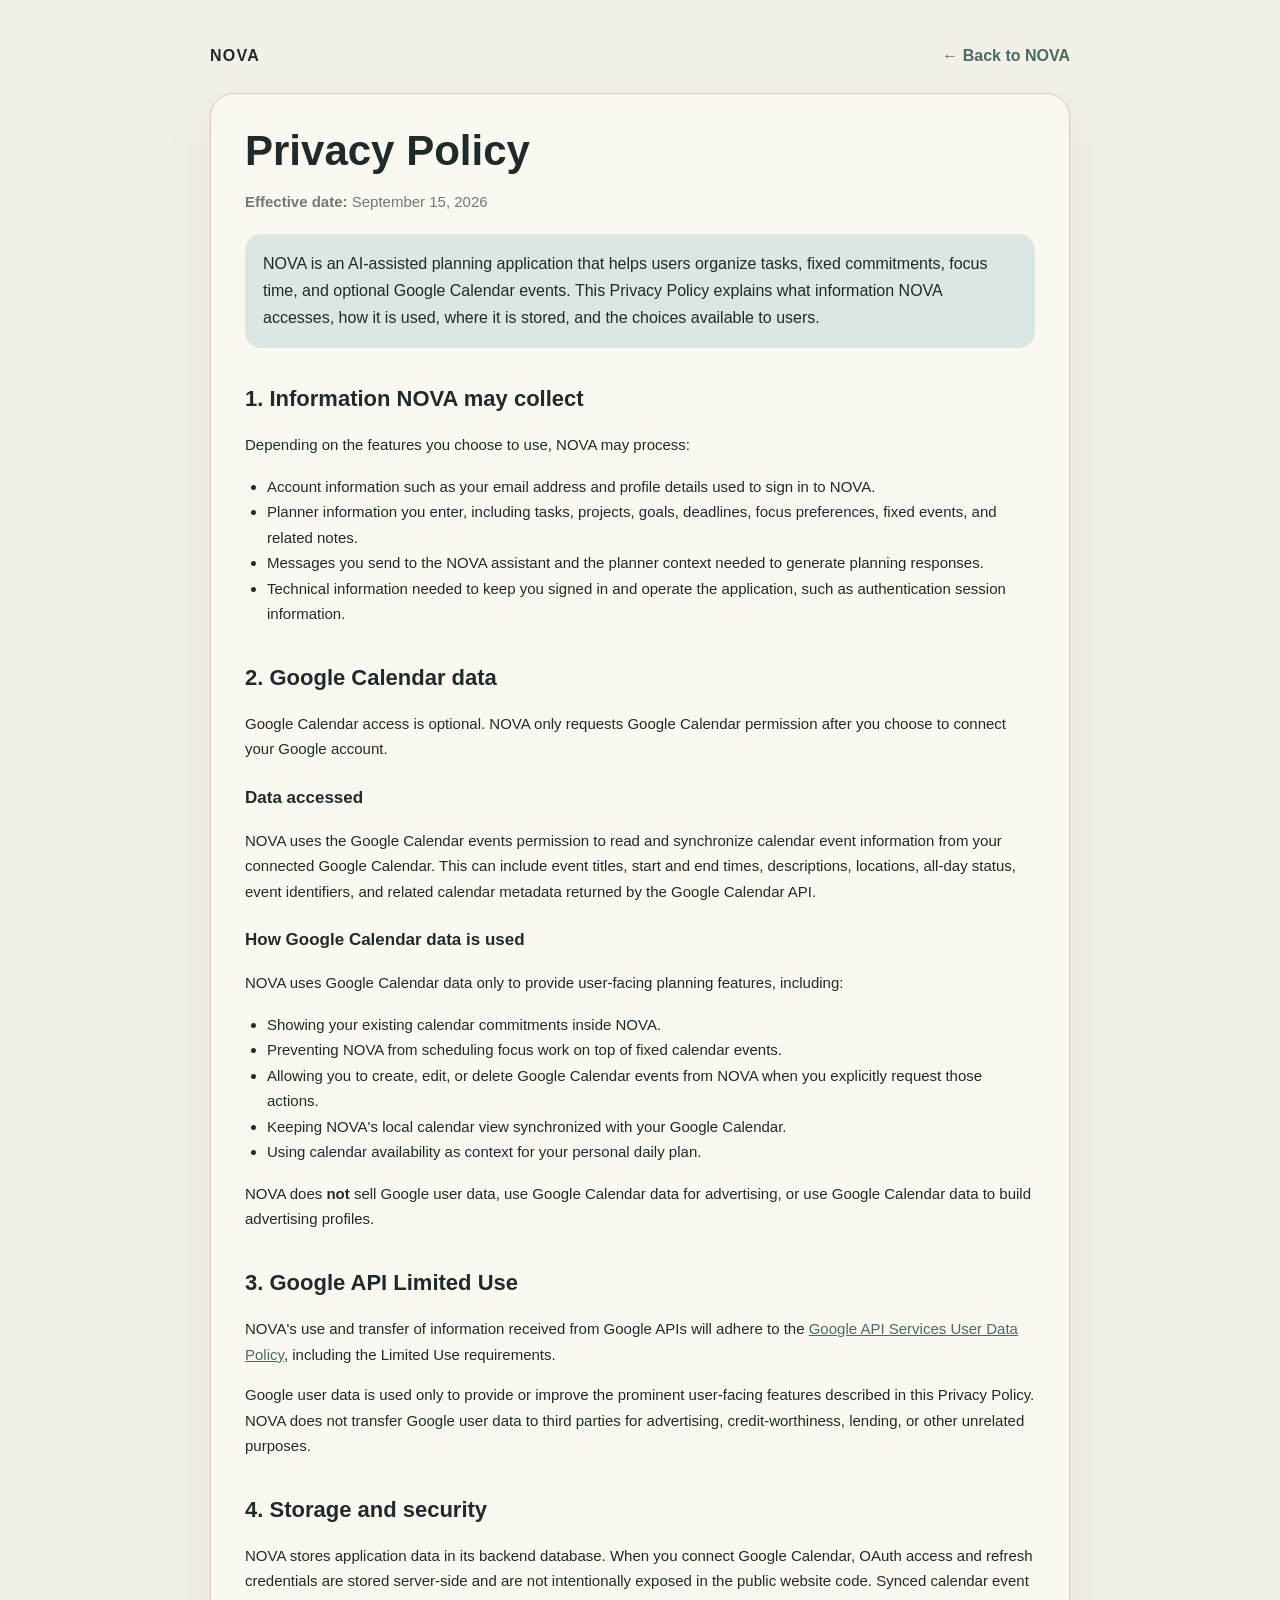
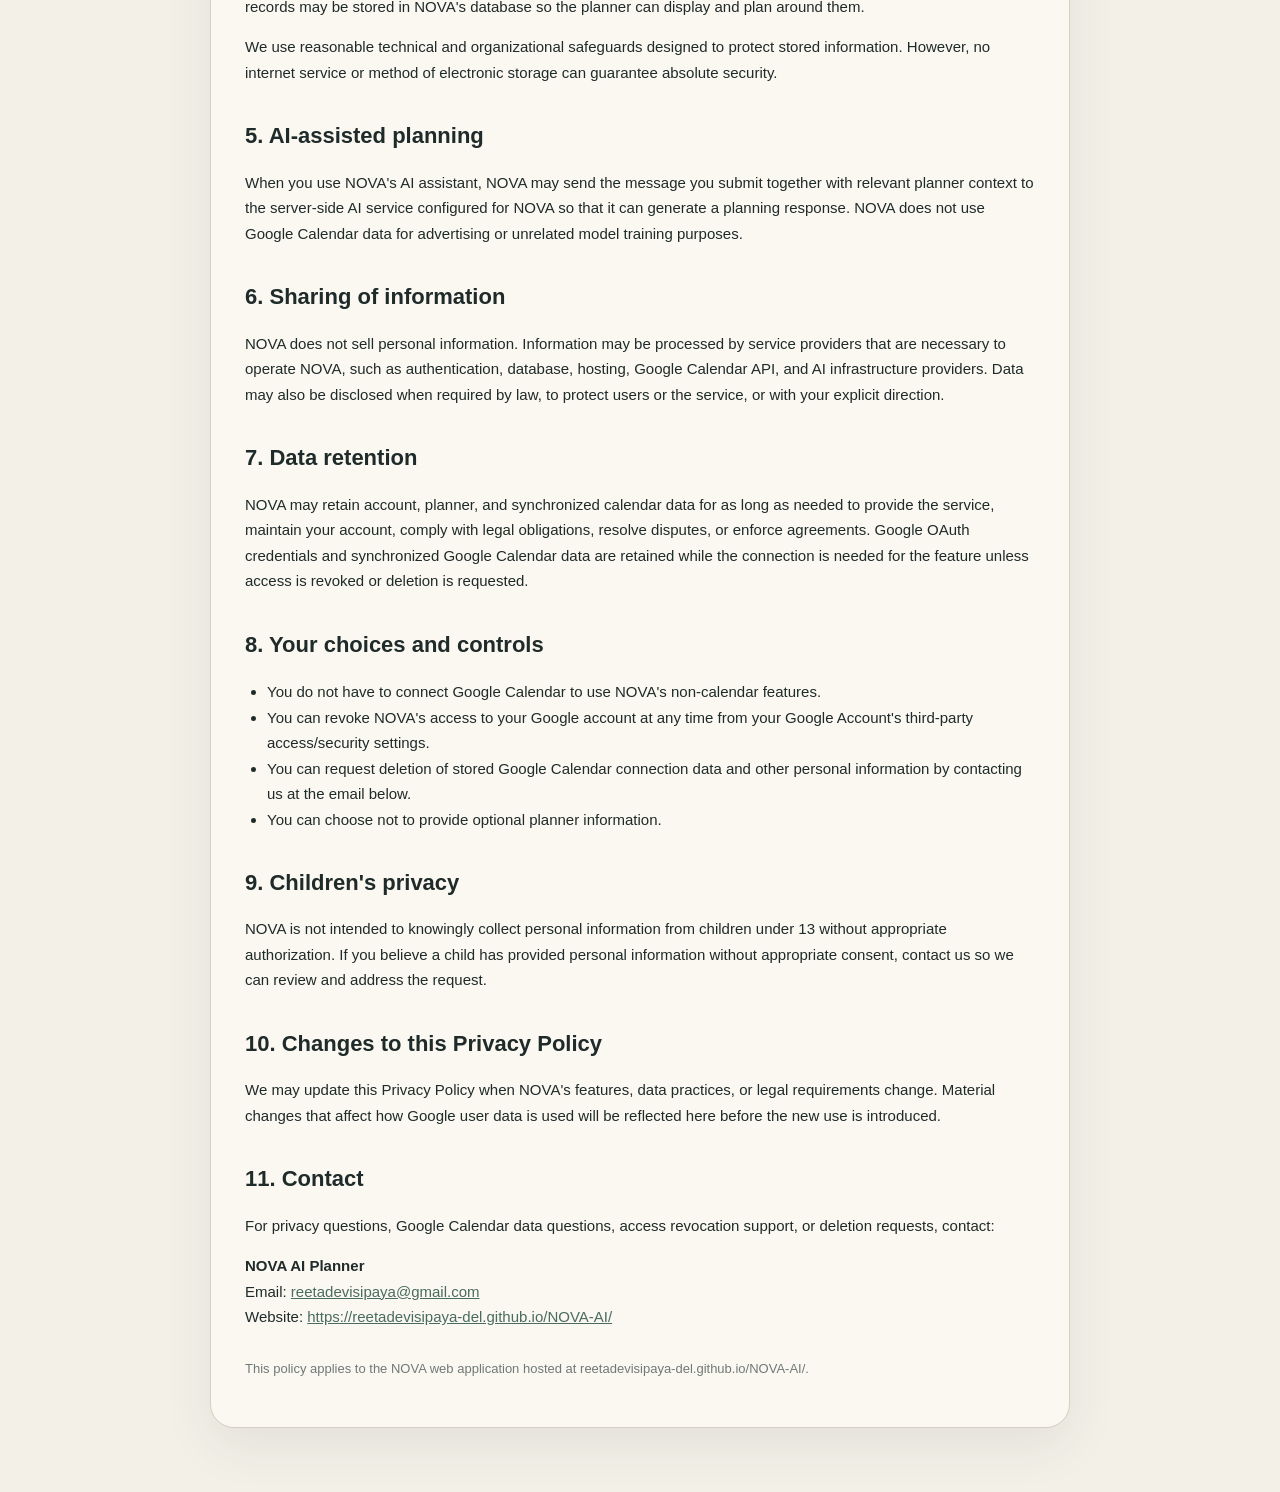
<file: privacy.html>
<!doctype html>
<html lang="en">
<head>
<meta charset="utf-8">
<meta name="viewport" content="width=device-width,initial-scale=1">
<title>NOVA Privacy Policy</title>
<meta name="description" content="Privacy Policy for NOVA AI Focus Planner, including Google Calendar data use.">
<style>
:root{--bg:#f3f0e8;--surface:#fbf8f1;--ink:#1f2b2a;--muted:#6f7977;--line:#d5cec2;--accent:#496b61;--soft:#dbe7e2}
*{box-sizing:border-box}body{margin:0;background:var(--bg);color:var(--ink);font-family:Arial,Helvetica,sans-serif;line-height:1.7}.wrap{max-width:900px;margin:0 auto;padding:42px 20px 64px}.top{display:flex;align-items:center;justify-content:space-between;gap:18px;margin-bottom:24px}.brand{font-weight:800;letter-spacing:.08em}.back{color:var(--accent);text-decoration:none;font-weight:700}.card{background:var(--surface);border:1px solid var(--line);border-radius:24px;padding:34px;box-shadow:0 18px 50px rgba(38,48,45,.08)}h1{font-size:42px;line-height:1.08;margin:0 0 8px}h2{font-size:22px;margin:32px 0 8px}h3{font-size:17px;margin:22px 0 6px}p,li{font-size:15px}ul{padding-left:22px}.muted{color:var(--muted)}.notice{background:var(--soft);border-radius:16px;padding:16px 18px;margin:20px 0}.footer{margin-top:28px;color:var(--muted);font-size:13px}a{color:var(--accent)}@media(max-width:640px){.card{padding:24px}.top{align-items:flex-start;flex-direction:column}h1{font-size:34px}}
</style>
</head>
<body>
<div class="wrap">
  <div class="top">
    <div class="brand">NOVA</div>
    <a class="back" href="./">← Back to NOVA</a>
  </div>

  <main class="card">
    <h1>Privacy Policy</h1>
    <p class="muted"><strong>Effective date:</strong> September 15, 2026</p>

    <div class="notice">
      NOVA is an AI-assisted planning application that helps users organize tasks, fixed commitments, focus time, and optional Google Calendar events. This Privacy Policy explains what information NOVA accesses, how it is used, where it is stored, and the choices available to users.
    </div>

    <h2>1. Information NOVA may collect</h2>
    <p>Depending on the features you choose to use, NOVA may process:</p>
    <ul>
      <li>Account information such as your email address and profile details used to sign in to NOVA.</li>
      <li>Planner information you enter, including tasks, projects, goals, deadlines, focus preferences, fixed events, and related notes.</li>
      <li>Messages you send to the NOVA assistant and the planner context needed to generate planning responses.</li>
      <li>Technical information needed to keep you signed in and operate the application, such as authentication session information.</li>
    </ul>

    <h2>2. Google Calendar data</h2>
    <p>Google Calendar access is optional. NOVA only requests Google Calendar permission after you choose to connect your Google account.</p>

    <h3>Data accessed</h3>
    <p>NOVA uses the Google Calendar events permission to read and synchronize calendar event information from your connected Google Calendar. This can include event titles, start and end times, descriptions, locations, all-day status, event identifiers, and related calendar metadata returned by the Google Calendar API.</p>

    <h3>How Google Calendar data is used</h3>
    <p>NOVA uses Google Calendar data only to provide user-facing planning features, including:</p>
    <ul>
      <li>Showing your existing calendar commitments inside NOVA.</li>
      <li>Preventing NOVA from scheduling focus work on top of fixed calendar events.</li>
      <li>Allowing you to create, edit, or delete Google Calendar events from NOVA when you explicitly request those actions.</li>
      <li>Keeping NOVA's local calendar view synchronized with your Google Calendar.</li>
      <li>Using calendar availability as context for your personal daily plan.</li>
    </ul>

    <p>NOVA does <strong>not</strong> sell Google user data, use Google Calendar data for advertising, or use Google Calendar data to build advertising profiles.</p>

    <h2>3. Google API Limited Use</h2>
    <p>NOVA's use and transfer of information received from Google APIs will adhere to the <a href="https://developers.google.com/terms/api-services-user-data-policy" target="_blank" rel="noopener noreferrer">Google API Services User Data Policy</a>, including the Limited Use requirements.</p>
    <p>Google user data is used only to provide or improve the prominent user-facing features described in this Privacy Policy. NOVA does not transfer Google user data to third parties for advertising, credit-worthiness, lending, or other unrelated purposes.</p>

    <h2>4. Storage and security</h2>
    <p>NOVA stores application data in its backend database. When you connect Google Calendar, OAuth access and refresh credentials are stored server-side and are not intentionally exposed in the public website code. Synced calendar event records may be stored in NOVA's database so the planner can display and plan around them.</p>
    <p>We use reasonable technical and organizational safeguards designed to protect stored information. However, no internet service or method of electronic storage can guarantee absolute security.</p>

    <h2>5. AI-assisted planning</h2>
    <p>When you use NOVA's AI assistant, NOVA may send the message you submit together with relevant planner context to the server-side AI service configured for NOVA so that it can generate a planning response. NOVA does not use Google Calendar data for advertising or unrelated model training purposes.</p>

    <h2>6. Sharing of information</h2>
    <p>NOVA does not sell personal information. Information may be processed by service providers that are necessary to operate NOVA, such as authentication, database, hosting, Google Calendar API, and AI infrastructure providers. Data may also be disclosed when required by law, to protect users or the service, or with your explicit direction.</p>

    <h2>7. Data retention</h2>
    <p>NOVA may retain account, planner, and synchronized calendar data for as long as needed to provide the service, maintain your account, comply with legal obligations, resolve disputes, or enforce agreements. Google OAuth credentials and synchronized Google Calendar data are retained while the connection is needed for the feature unless access is revoked or deletion is requested.</p>

    <h2>8. Your choices and controls</h2>
    <ul>
      <li>You do not have to connect Google Calendar to use NOVA's non-calendar features.</li>
      <li>You can revoke NOVA's access to your Google account at any time from your Google Account's third-party access/security settings.</li>
      <li>You can request deletion of stored Google Calendar connection data and other personal information by contacting us at the email below.</li>
      <li>You can choose not to provide optional planner information.</li>
    </ul>

    <h2>9. Children's privacy</h2>
    <p>NOVA is not intended to knowingly collect personal information from children under 13 without appropriate authorization. If you believe a child has provided personal information without appropriate consent, contact us so we can review and address the request.</p>

    <h2>10. Changes to this Privacy Policy</h2>
    <p>We may update this Privacy Policy when NOVA's features, data practices, or legal requirements change. Material changes that affect how Google user data is used will be reflected here before the new use is introduced.</p>

    <h2>11. Contact</h2>
    <p>For privacy questions, Google Calendar data questions, access revocation support, or deletion requests, contact:</p>
    <p><strong>NOVA AI Planner</strong><br>
    Email: <a href="mailto:reetadevisipaya@gmail.com">reetadevisipaya@gmail.com</a><br>
    Website: <a href="https://reetadevisipaya-del.github.io/NOVA-AI/">https://reetadevisipaya-del.github.io/NOVA-AI/</a></p>

    <p class="footer">This policy applies to the NOVA web application hosted at reetadevisipaya-del.github.io/NOVA-AI/.</p>
  </main>
</div>
</body>
</html>
</file>
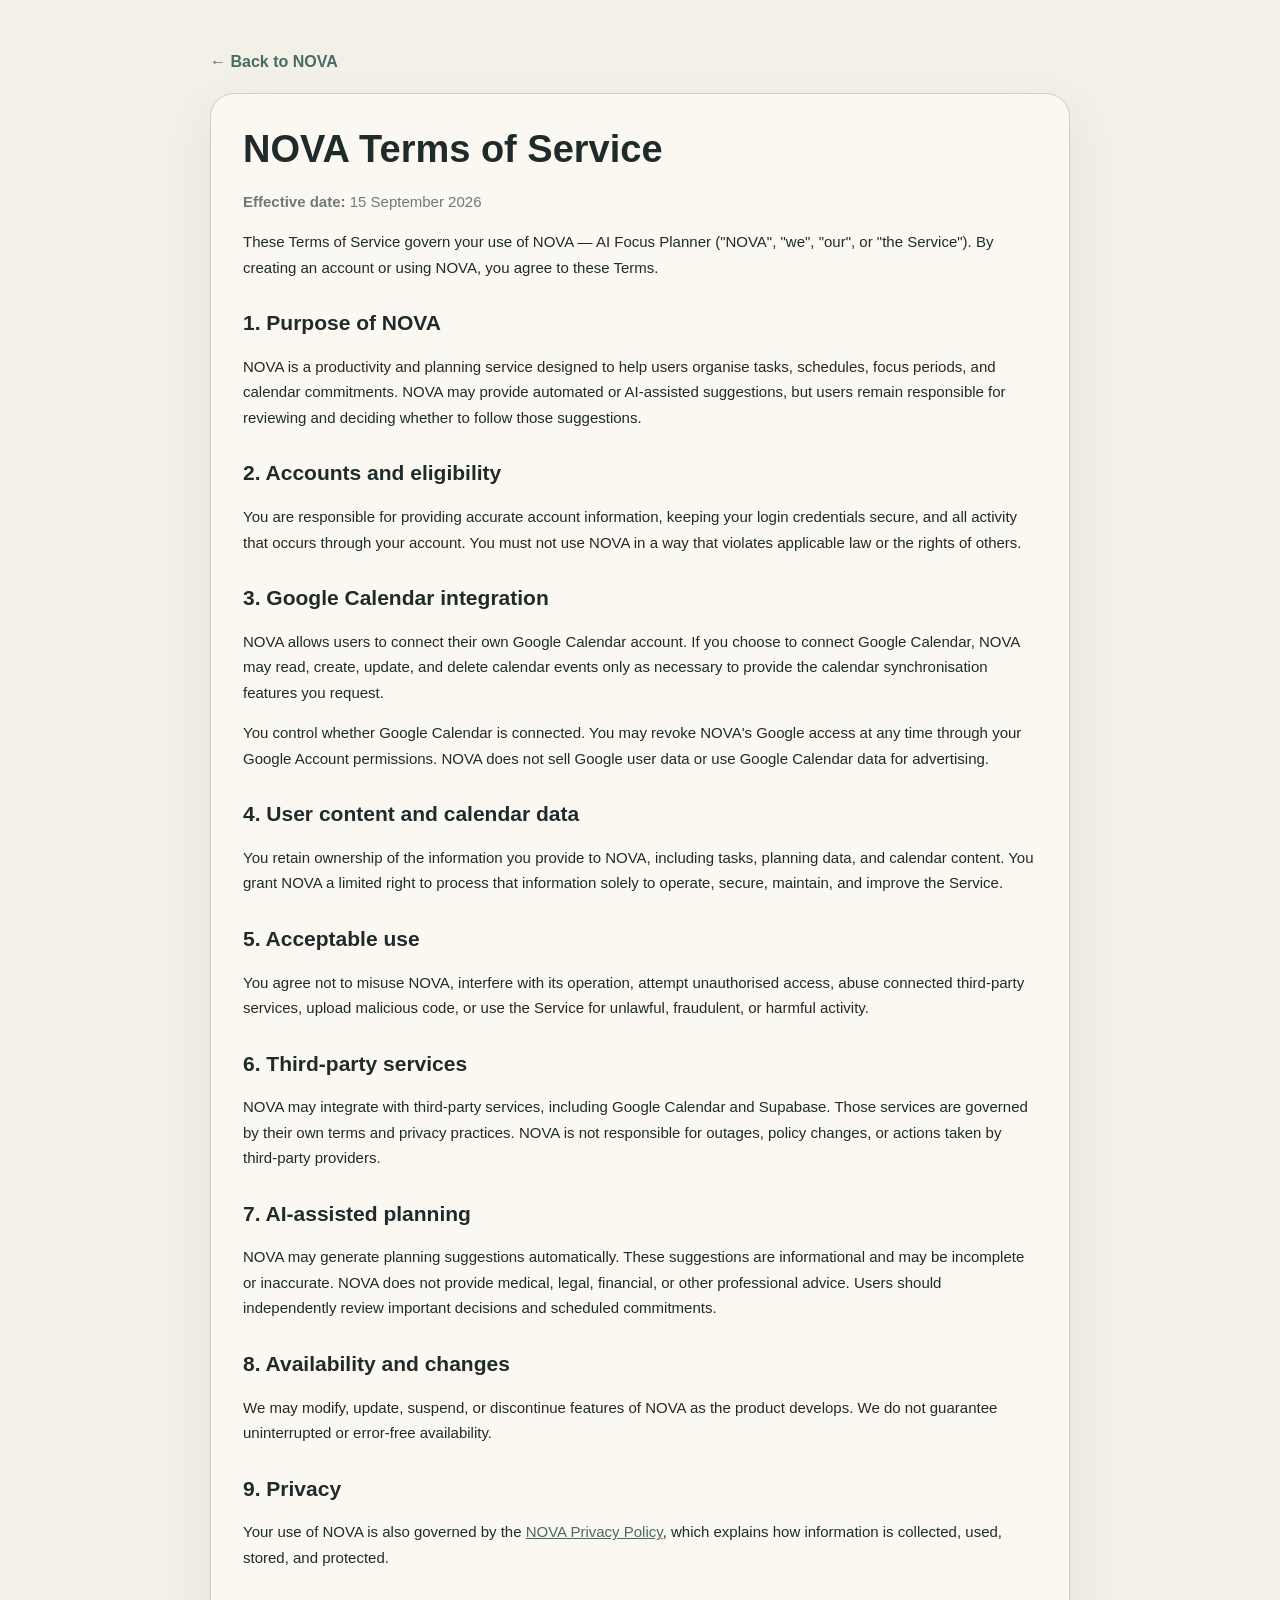
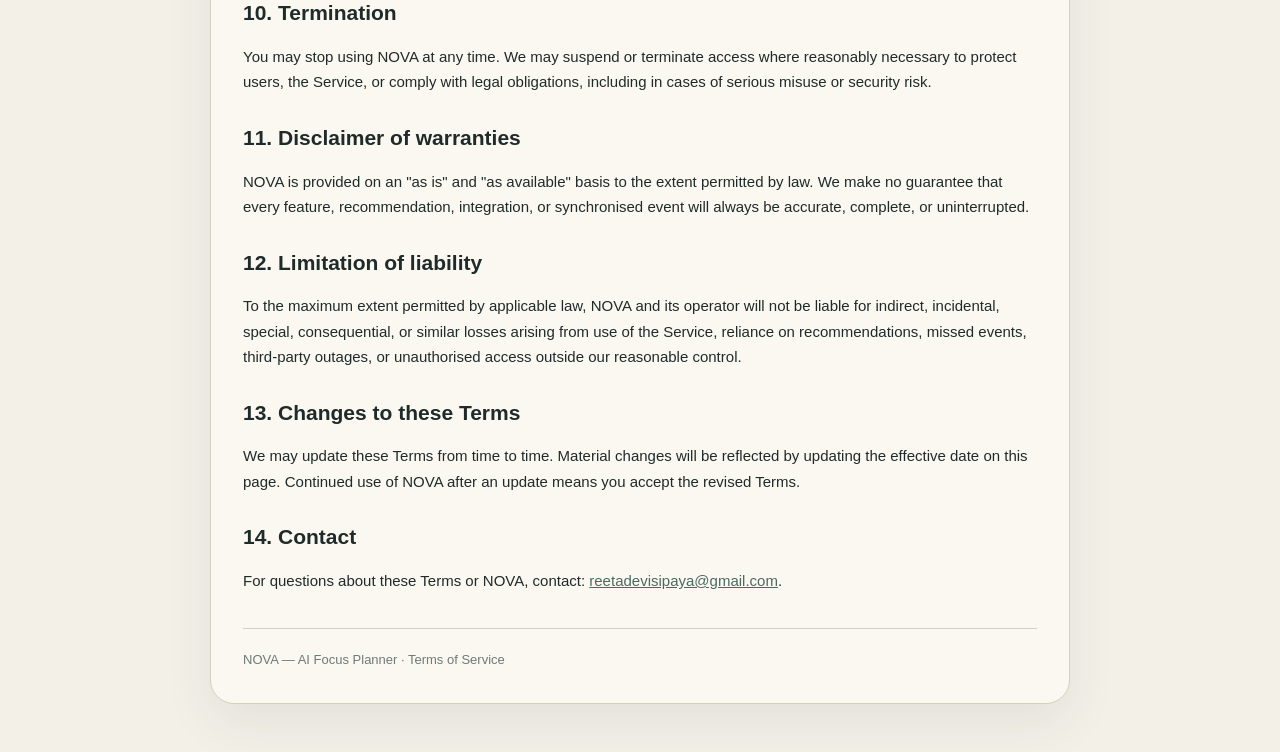
<file: terms.html>
<!doctype html>
<html lang="en">
<head>
<meta charset="utf-8">
<meta name="viewport" content="width=device-width,initial-scale=1">
<title>NOVA Terms of Service</title>
<meta name="description" content="Terms of Service for NOVA — AI Focus Planner.">
<style>
:root{--bg:#f3f0e8;--surface:#fbf8f1;--ink:#1f2b2a;--muted:#6f7977;--line:#d5cec2;--accent:#496b61}*{box-sizing:border-box}body{margin:0;background:var(--bg);color:var(--ink);font-family:Arial,sans-serif;line-height:1.7}.wrap{max-width:900px;margin:0 auto;padding:48px 20px}.card{background:var(--surface);border:1px solid var(--line);border-radius:24px;padding:32px;box-shadow:0 18px 50px rgba(38,48,45,.08)}h1,h2{line-height:1.25}h1{font-size:38px;margin:0 0 8px}h2{font-size:21px;margin-top:30px}p,li{font-size:15px}.muted{color:var(--muted)}a{color:var(--accent)}.back{display:inline-block;margin-bottom:18px;text-decoration:none;font-weight:700}.footer{margin-top:34px;padding-top:20px;border-top:1px solid var(--line);font-size:13px;color:var(--muted)}</style>
</head>
<body>
<main class="wrap">
<a class="back" href="./">← Back to NOVA</a>
<section class="card">
<h1>NOVA Terms of Service</h1>
<p class="muted"><strong>Effective date:</strong> 15 September 2026</p>
<p>These Terms of Service govern your use of NOVA — AI Focus Planner ("NOVA", "we", "our", or "the Service"). By creating an account or using NOVA, you agree to these Terms.</p>

<h2>1. Purpose of NOVA</h2>
<p>NOVA is a productivity and planning service designed to help users organise tasks, schedules, focus periods, and calendar commitments. NOVA may provide automated or AI-assisted suggestions, but users remain responsible for reviewing and deciding whether to follow those suggestions.</p>

<h2>2. Accounts and eligibility</h2>
<p>You are responsible for providing accurate account information, keeping your login credentials secure, and all activity that occurs through your account. You must not use NOVA in a way that violates applicable law or the rights of others.</p>

<h2>3. Google Calendar integration</h2>
<p>NOVA allows users to connect their own Google Calendar account. If you choose to connect Google Calendar, NOVA may read, create, update, and delete calendar events only as necessary to provide the calendar synchronisation features you request.</p>
<p>You control whether Google Calendar is connected. You may revoke NOVA's Google access at any time through your Google Account permissions. NOVA does not sell Google user data or use Google Calendar data for advertising.</p>

<h2>4. User content and calendar data</h2>
<p>You retain ownership of the information you provide to NOVA, including tasks, planning data, and calendar content. You grant NOVA a limited right to process that information solely to operate, secure, maintain, and improve the Service.</p>

<h2>5. Acceptable use</h2>
<p>You agree not to misuse NOVA, interfere with its operation, attempt unauthorised access, abuse connected third-party services, upload malicious code, or use the Service for unlawful, fraudulent, or harmful activity.</p>

<h2>6. Third-party services</h2>
<p>NOVA may integrate with third-party services, including Google Calendar and Supabase. Those services are governed by their own terms and privacy practices. NOVA is not responsible for outages, policy changes, or actions taken by third-party providers.</p>

<h2>7. AI-assisted planning</h2>
<p>NOVA may generate planning suggestions automatically. These suggestions are informational and may be incomplete or inaccurate. NOVA does not provide medical, legal, financial, or other professional advice. Users should independently review important decisions and scheduled commitments.</p>

<h2>8. Availability and changes</h2>
<p>We may modify, update, suspend, or discontinue features of NOVA as the product develops. We do not guarantee uninterrupted or error-free availability.</p>

<h2>9. Privacy</h2>
<p>Your use of NOVA is also governed by the <a href="privacy.html">NOVA Privacy Policy</a>, which explains how information is collected, used, stored, and protected.</p>

<h2>10. Termination</h2>
<p>You may stop using NOVA at any time. We may suspend or terminate access where reasonably necessary to protect users, the Service, or comply with legal obligations, including in cases of serious misuse or security risk.</p>

<h2>11. Disclaimer of warranties</h2>
<p>NOVA is provided on an "as is" and "as available" basis to the extent permitted by law. We make no guarantee that every feature, recommendation, integration, or synchronised event will always be accurate, complete, or uninterrupted.</p>

<h2>12. Limitation of liability</h2>
<p>To the maximum extent permitted by applicable law, NOVA and its operator will not be liable for indirect, incidental, special, consequential, or similar losses arising from use of the Service, reliance on recommendations, missed events, third-party outages, or unauthorised access outside our reasonable control.</p>

<h2>13. Changes to these Terms</h2>
<p>We may update these Terms from time to time. Material changes will be reflected by updating the effective date on this page. Continued use of NOVA after an update means you accept the revised Terms.</p>

<h2>14. Contact</h2>
<p>For questions about these Terms or NOVA, contact: <a href="mailto:reetadevisipaya@gmail.com">reetadevisipaya@gmail.com</a>.</p>

<div class="footer">NOVA — AI Focus Planner · Terms of Service</div>
</section>
</main>
</body>
</html>
</file>
